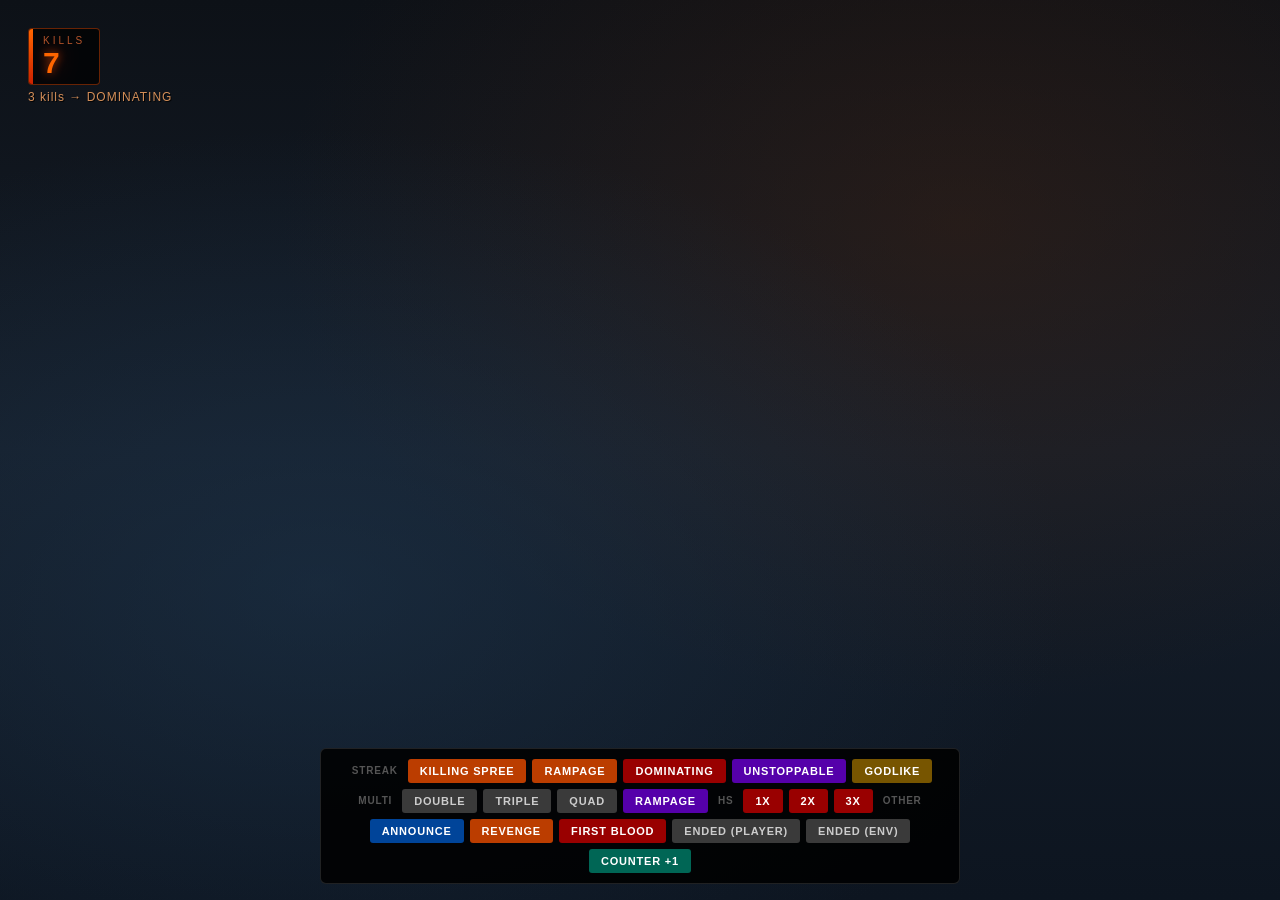
<file: PREVIEW.html>
<!DOCTYPE html>
<html lang="vi">
<head>
<meta charset="UTF-8">
<title>KillStreak UI Preview — NEW DESIGN</title>
<style>
* { margin: 0; padding: 0; box-sizing: border-box; }

body {
    background: #0d1117;
    width: 100vw;
    height: 100vh;
    overflow: hidden;
    font-family: 'Arial Black', Arial, sans-serif;
    user-select: none;
}

body::before {
    content: '';
    position: fixed;
    inset: 0;
    background:
        radial-gradient(ellipse at 25% 65%, rgba(30,55,80,0.5) 0%, transparent 55%),
        radial-gradient(ellipse at 75% 25%, rgba(70,35,15,0.4) 0%, transparent 50%),
        linear-gradient(180deg, #0d1117 0%, #151e2a 50%, #0d1520 100%);
    z-index: -1;
}

/* ── Control panel ── */
#controls {
    position: fixed;
    bottom: 16px;
    left: 50%;
    transform: translateX(-50%);
    display: flex;
    gap: 6px;
    flex-wrap: wrap;
    justify-content: center;
    z-index: 9999;
    background: rgba(0,0,0,0.88);
    padding: 10px 14px;
    border: 1px solid rgba(255,255,255,0.12);
    border-radius: 6px;
    max-width: 96vw;
}

.btn {
    display: block;
    padding: 6px 12px;
    font-size: 11px;
    font-weight: bold;
    font-family: Arial, sans-serif;
    letter-spacing: 0.8px;
    cursor: pointer;
    border: none;
    border-radius: 3px;
    text-transform: uppercase;
}
.btn:hover { opacity: 0.8; }
.btn-orange { background: #bb3d00; color: #fff; }
.btn-red    { background: #990000; color: #fff; }
.btn-purple { background: #5500aa; color: #fff; }
.btn-blue   { background: #004499; color: #fff; }
.btn-gray   { background: #3a3a3a; color: #ccc; }
.btn-gold   { background: #775500; color: #fff; }
.btn-teal   { background: #006655; color: #fff; }
.btn-label  { background: transparent; color: #555; cursor: default; font-size: 10px; padding: 6px 4px; }

/* ── Utility ── */
.hidden { display: none !important; }

@keyframes fadeOut {
    0%   { opacity: 1; }
    100% { opacity: 0; }
}

/* ============================================================
   1. KILL COUNTER — accent bar trái, layout sạch hơn
   ============================================================ */
#kill-counter {
    position: fixed;
    top: 28px;
    left: 28px;
    display: flex;
    align-items: stretch;
    background: rgba(0,0,0,0.72);
    border: 1px solid rgba(255,80,0,0.4);
    border-radius: 4px;
    overflow: hidden;
}

#kill-accent-bar {
    display: block;
    width: 4px;
    background: linear-gradient(180deg, #ff6600 0%, #cc2200 100%);
    flex-shrink: 0;
}

#kill-inner {
    display: block;
    padding: 6px 14px 6px 10px;
}

#kill-icon {
    display: block;
    font-size: 10px;
    font-family: Arial, sans-serif;
    font-weight: normal;
    letter-spacing: 3px;
    color: rgba(255,120,60,0.7);
    text-transform: uppercase;
    margin-bottom: 2px;
}

#kill-number {
    display: block;
    font-size: 30px;
    font-weight: 900;
    color: #ff6600;
    text-shadow: 0 0 10px rgba(255,80,0,0.7), 0 0 22px rgba(255,60,0,0.35);
    line-height: 1;
}

/* ── Streak Progress ── */
#streak-progress {
    position: fixed;
    top: 90px;
    left: 28px;
}

#progress-text {
    display: block;
    font-size: 12px;
    font-family: Arial, sans-serif;
    font-weight: normal;
    color: #ffaa66;
    text-shadow: 1px 1px 0 #000;
    letter-spacing: 1px;
    opacity: 0.82;
}

/* ============================================================
   2. STREAK MESSAGE — panel với border-color per streak
   ============================================================ */
#streak-message {
    position: fixed;
    top: 5%;
    left: 50%;
    transform: translateX(-50%);
    text-align: center;
    white-space: nowrap;
}

#streak-panel {
    display: block;
    padding: 14px 44px 16px;
    background: rgba(0,0,0,0.80);
    border-top: 2px solid currentColor;
    border-bottom: 2px solid currentColor;
}

#streak-name {
    display: block;
    font-size: 46px;
    font-weight: 900;
    letter-spacing: 7px;
    text-transform: uppercase;
    line-height: 1;
}

#streak-divider {
    display: block;
    height: 1px;
    background: currentColor;
    opacity: 0.3;
    margin: 9px auto;
    width: 55%;
}

#streak-kills {
    display: block;
    font-size: 14px;
    font-family: Arial, sans-serif;
    font-weight: bold;
    letter-spacing: 5px;
    color: rgba(255,255,255,0.65);
    text-transform: uppercase;
}

/* Per-streak: color cascades xuống panel via currentColor */
.sk-killingspree #streak-panel { color: #ffaa00; }
.sk-killingspree #streak-name {
    color: #ffaa00;
    text-shadow: 0 0 14px #ff8800, 0 0 36px rgba(255,120,0,0.45), 2px 2px 0 #000;
}
.sk-rampage #streak-panel { color: #ff6600; }
.sk-rampage #streak-name {
    color: #ff6600;
    text-shadow: 0 0 14px #ff4400, 0 0 38px rgba(220,50,0,0.5), 2px 2px 0 #000;
}
.sk-dominating #streak-panel { color: #ff3300; }
.sk-dominating #streak-name {
    color: #ff3300;
    text-shadow: 0 0 16px #ff1100, 0 0 42px rgba(200,0,0,0.55), 2px 2px 0 #000;
}
.sk-unstoppable #streak-panel { color: #cc44ff; }
.sk-unstoppable #streak-name {
    color: #cc44ff;
    text-shadow: 0 0 16px #aa00ff, 0 0 44px rgba(120,0,220,0.55), 2px 2px 0 #000;
}
.sk-godlike #streak-panel { color: #ffe040; }
.sk-godlike #streak-name {
    color: #ffffff;
    text-shadow:
        0 0 18px #ffee00,
        0 0 48px rgba(255,210,0,0.65),
        0 0 70px rgba(255,160,0,0.35),
        2px 2px 0 #000;
}

@keyframes streakSlideIn {
    0%   { opacity: 0; transform: translateX(-50%) translateY(-22px) scaleY(0.78); }
    10%  { opacity: 1; transform: translateX(-50%) translateY(3px)   scaleY(1.05); }
    18%  { transform: translateX(-50%) translateY(0) scaleY(1); }
    72%  { opacity: 1; }
    100% { opacity: 0; transform: translateX(-50%) translateY(0) scaleY(1); }
}
.streak-animate { animation: streakSlideIn 3.0s cubic-bezier(0.22,1,0.36,1) forwards; }

/* ============================================================
   3. MULTI-KILL — ribbon với colored border
   ============================================================ */
#multikill-badge {
    position: fixed;
    top: 10%;
    left: 50%;
    transform: translateX(-50%);
    text-align: center;
    white-space: nowrap;
}

#multikill-ribbon {
    display: block;
    padding: 10px 56px;
    background: rgba(0,0,0,0.82);
    position: relative;
}

/* top / bottom lines via pseudo */
#multikill-ribbon::before,
#multikill-ribbon::after {
    content: '';
    position: absolute;
    left: 0; right: 0;
    height: 2px;
}
#multikill-ribbon::before { top: 0; }
#multikill-ribbon::after  { bottom: 0; }

#multikill-name {
    display: block;
    font-weight: 900;
    letter-spacing: 6px;
    text-transform: uppercase;
}

.mk-double #multikill-ribbon { border-left: 3px solid #ffdd00; border-right: 3px solid #ffdd00; }
.mk-double #multikill-ribbon::before,
.mk-double #multikill-ribbon::after { background: #ffdd00; }
.mk-double #multikill-name {
    font-size: 36px;
    color: #ffdd00;
    text-shadow: 0 0 12px #ffaa00, 0 0 28px rgba(255,160,0,0.45), 2px 2px 0 #000;
}

.mk-triple #multikill-ribbon { border-left: 3px solid #ff8800; border-right: 3px solid #ff8800; }
.mk-triple #multikill-ribbon::before,
.mk-triple #multikill-ribbon::after { background: #ff8800; }
.mk-triple #multikill-name {
    font-size: 42px;
    color: #ff8800;
    text-shadow: 0 0 14px #ff6600, 0 0 34px rgba(255,100,0,0.5), 2px 2px 0 #000;
}

.mk-quad #multikill-ribbon { border-left: 3px solid #ff3300; border-right: 3px solid #ff3300; }
.mk-quad #multikill-ribbon::before,
.mk-quad #multikill-ribbon::after { background: #ff3300; }
.mk-quad #multikill-name {
    font-size: 48px;
    color: #ff3300;
    text-shadow: 0 0 16px #ff1100, 0 0 40px rgba(200,0,0,0.55), 2px 2px 0 #000;
}

.mk-rampage #multikill-ribbon { border-left: 3px solid #cc44ff; border-right: 3px solid #cc44ff; }
.mk-rampage #multikill-ribbon::before,
.mk-rampage #multikill-ribbon::after { background: #cc44ff; }
.mk-rampage #multikill-name {
    font-size: 54px;
    color: #cc44ff;
    text-shadow: 0 0 18px #aa00ff, 0 0 46px rgba(140,0,240,0.55), 2px 2px 0 #000;
}

@keyframes ribbonPop {
    0%   { transform: translateX(-50%) scaleX(0.15) scaleY(0.7); opacity: 0; }
    12%  { transform: translateX(-50%) scaleX(1.06) scaleY(1.04); opacity: 1; }
    22%  { transform: translateX(-50%) scaleX(1) scaleY(1); }
    75%  { opacity: 1; }
    100% { opacity: 0; transform: translateX(-50%) scaleX(1) scaleY(1); }
}
.multikill-animate { animation: ribbonPop 2.6s cubic-bezier(0.22,1,0.36,1) forwards; }

/* ============================================================
   4. HEADSHOT — gộp icon + text, slide từ phải
   ============================================================ */
#headshot-badge {
    position: fixed;
    top: 17%;
    left: 50%;
    transform: translateX(-50%);
    display: flex;
    gap: 12px;
    align-items: center;
    background: rgba(0,0,0,0.68);
    padding: 8px 20px 8px 14px;
    border-left: 3px solid #ff2222;
}

.headshot-icon-fallback {
    width: 46px;
    height: 46px;
    border-radius: 50%;
    background: rgba(180,0,0,0.22);
    border: 2px solid #ff2222;
    display: flex;
    align-items: center;
    justify-content: center;
    color: #ff5555;
    font-size: 18px;
    font-weight: 900;
    filter: drop-shadow(0 0 6px rgba(255,0,0,0.6));
    flex-shrink: 0;
}

#headshot-label { display: block; }

#headshot-name {
    display: block;
    font-size: 26px;
    font-weight: 900;
    color: #ffffff;
    text-shadow: 0 0 10px #ff4444, 0 0 24px rgba(200,0,0,0.45), 2px 2px 0 #000;
    letter-spacing: 3px;
    text-transform: uppercase;
}

#headshot-count {
    display: block;
    font-size: 12px;
    font-family: Arial, sans-serif;
    font-weight: bold;
    color: rgba(255,110,110,0.82);
    letter-spacing: 2px;
    margin-top: 3px;
}

@keyframes headshotSlide {
    0%   { transform: translateX(calc(-50% + 30px)); opacity: 0; }
    10%  { transform: translateX(-52%); opacity: 1; }
    16%  { transform: translateX(-50%); }
    75%  { opacity: 1; }
    100% { opacity: 0; transform: translateX(-50%); }
}
.headshot-animate { animation: headshotSlide 2.2s cubic-bezier(0.22,1,0.36,1) forwards; }

/* ============================================================
   5. STREAK ENDED — panel + border, lebih besar
   ============================================================ */
#streak-ended {
    position: fixed;
    top: 38%;
    left: 50%;
    transform: translateX(-50%);
    text-align: center;
    white-space: nowrap;
}

#ended-panel {
    display: block;
    padding: 12px 38px;
    background: rgba(0,0,0,0.76);
}

#ended-text {
    display: block;
    font-size: 30px;
    font-weight: 900;
    letter-spacing: 5px;
    text-transform: uppercase;
}

#ended-count {
    display: block;
    font-size: 15px;
    font-family: Arial, sans-serif;
    letter-spacing: 2px;
    margin-top: 4px;
    opacity: 0.82;
}

.ended-by-player #ended-panel { border-top: 2px solid #ff4444; border-bottom: 2px solid #ff4444; }
.ended-by-player #ended-text  { color: #ff4444; text-shadow: 0 0 12px rgba(200,0,0,0.6), 2px 2px 0 #000; }
.ended-by-player #ended-count { color: #ff8888; text-shadow: 1px 1px 0 #000; }

.ended-env #ended-panel { border-top: 2px solid #666; border-bottom: 2px solid #666; }
.ended-env #ended-text  { color: #aaaaaa; text-shadow: 1px 1px 0 #000; }
.ended-env #ended-count { color: #666; text-shadow: 1px 1px 0 #000; }

@keyframes endedFadeIn {
    0%   { opacity: 0; transform: translateX(-50%) scale(0.82); }
    12%  { opacity: 1; transform: translateX(-50%) scale(1.06); }
    22%  { transform: translateX(-50%) scale(1); }
    75%  { opacity: 1; }
    100% { opacity: 0; transform: translateX(-50%) scale(1); }
}
.ended-animate { animation: endedFadeIn 2.2s cubic-bezier(0.22,1,0.36,1) forwards; }

/* ============================================================
   6. SERVER ANNOUNCE — panel + separator + blue border
   ============================================================ */
#server-announce {
    position: fixed;
    top: 5%;
    left: 50%;
    transform: translateX(-50%);
    text-align: center;
    white-space: nowrap;
    background: rgba(0,0,0,0.80);
    border-top: 2px solid #0088ff;
    border-bottom: 2px solid #0088ff;
    padding: 12px 44px;
}

#announce-name {
    display: block;
    font-size: 20px;
    font-weight: 900;
    color: #66ccff;
    text-shadow: 0 0 10px #0088ff, 2px 2px 0 #000;
    letter-spacing: 4px;
    text-transform: uppercase;
}

#announce-separator {
    display: block;
    height: 1px;
    background: rgba(0,136,255,0.3);
    margin: 7px auto;
    width: 75%;
}

#announce-streak {
    display: block;
    font-size: 36px;
    font-weight: 900;
    color: #ffffff;
    text-shadow: 0 0 12px #0088ff, 0 0 30px rgba(0,80,200,0.45), 2px 2px 0 #000;
    letter-spacing: 4px;
    text-transform: uppercase;
}

#announce-kills {
    display: block;
    font-size: 13px;
    font-family: Arial, sans-serif;
    font-weight: bold;
    color: #99ddff;
    text-shadow: 1px 1px 0 #000;
    margin-top: 5px;
    letter-spacing: 3px;
}

@keyframes announcePop {
    0%   { transform: translateX(-50%) scale(0.72); opacity: 0; }
    10%  { transform: translateX(-50%) scale(1.04); opacity: 1; }
    20%  { transform: translateX(-50%) scale(1); }
    78%  { opacity: 1; }
    100% { opacity: 0; transform: translateX(-50%) scale(1); }
}
.announce-animate { animation: announcePop 3.5s cubic-bezier(0.22,1,0.36,1) forwards; }

/* ============================================================
   7. REVENGE — panel + orange border
   ============================================================ */
#revenge-badge {
    position: fixed;
    top: 8%;
    left: 50%;
    transform: translateX(-50%);
    text-align: center;
    white-space: nowrap;
    background: rgba(0,0,0,0.76);
    border-top: 2px solid #ff6600;
    border-bottom: 2px solid #ff6600;
    padding: 10px 48px;
}

#revenge-text {
    display: block;
    font-size: 50px;
    font-weight: 900;
    color: #ff6600;
    text-shadow: 0 0 14px #ff4400, 0 0 38px rgba(220,60,0,0.45), 2px 2px 0 #000;
    letter-spacing: 8px;
    text-transform: uppercase;
}

@keyframes revengePop {
    0%   { transform: translateX(-50%) scale(0.45); opacity: 0; }
    10%  { transform: translateX(-50%) scale(1.12); opacity: 1; }
    20%  { transform: translateX(-50%) scale(1); }
    75%  { opacity: 1; }
    100% { opacity: 0; transform: translateX(-50%) scale(1); }
}
.revenge-animate { animation: revengePop 2.6s cubic-bezier(0.22,1,0.36,1) forwards; }

/* ============================================================
   8. FIRST BLOOD — panel + red border
   ============================================================ */
#firstblood-badge {
    position: fixed;
    top: 8%;
    left: 50%;
    transform: translateX(-50%);
    text-align: center;
    white-space: nowrap;
    background: rgba(0,0,0,0.76);
    border-top: 2px solid #ff2222;
    border-bottom: 2px solid #ff2222;
    padding: 10px 48px;
}

#firstblood-text {
    display: block;
    font-size: 50px;
    font-weight: 900;
    color: #ff2222;
    text-shadow: 0 0 14px #ff0000, 0 0 40px rgba(180,0,0,0.55), 2px 2px 0 #000;
    letter-spacing: 6px;
    text-transform: uppercase;
}

@keyframes firstBloodPop {
    0%   { transform: translateX(-50%) scale(0.45); opacity: 0; }
    10%  { transform: translateX(-50%) scale(1.14); opacity: 1; }
    20%  { transform: translateX(-50%) scale(1); }
    75%  { opacity: 1; }
    100% { opacity: 0; transform: translateX(-50%) scale(1); }
}
.firstblood-animate { animation: firstBloodPop 2.6s cubic-bezier(0.22,1,0.36,1) forwards; }
</style>
</head>
<body>

<!-- Kill Counter -->
<div id="kill-counter">
    <div id="kill-accent-bar"></div>
    <div id="kill-inner">
        <div id="kill-icon">KILLS</div>
        <div id="kill-number">7</div>
    </div>
</div>
<div id="streak-progress">
    <div id="progress-text">3 kills → DOMINATING</div>
</div>

<!-- Streak Message -->
<div id="streak-message" class="hidden">
    <div id="streak-panel">
        <div id="streak-name">KILLING SPREE</div>
        <div id="streak-divider"></div>
        <div id="streak-kills">3 KILLS</div>
    </div>
</div>

<!-- Multi-Kill -->
<div id="multikill-badge" class="hidden mk-double">
    <div id="multikill-ribbon">
        <div id="multikill-name">DOUBLE KILL</div>
    </div>
</div>

<!-- Headshot (combined) -->
<div id="headshot-badge" class="hidden">
    <div class="headshot-icon-fallback">X</div>
    <div id="headshot-label">
        <div id="headshot-name">HEADSHOT</div>
        <div id="headshot-count">1x</div>
    </div>
</div>

<!-- Server Announce -->
<div id="server-announce" class="hidden">
    <div id="announce-name">Ghost</div>
    <div id="announce-separator"></div>
    <div id="announce-streak">IS DOMINATING!</div>
    <div id="announce-kills">10 KILLS</div>
</div>

<!-- Revenge -->
<div id="revenge-badge" class="hidden">
    <div id="revenge-text">REVENGE</div>
</div>

<!-- First Blood -->
<div id="firstblood-badge" class="hidden">
    <div id="firstblood-text">FIRST BLOOD</div>
</div>

<!-- Streak Ended -->
<div id="streak-ended" class="hidden">
    <div id="ended-panel">
        <div id="ended-text">STREAK ENDED</div>
        <div id="ended-count">by Sniper420 (7 kills)</div>
    </div>
</div>

<!-- Controls -->
<div id="controls">
    <span class="btn btn-label">STREAK</span>
    <button class="btn btn-orange" onclick="demoStreak('KILLING SPREE',3,'sk-killingspree')">Killing Spree</button>
    <button class="btn btn-orange" onclick="demoStreak('RAMPAGE',5,'sk-rampage')">Rampage</button>
    <button class="btn btn-red"    onclick="demoStreak('DOMINATING',7,'sk-dominating')">Dominating</button>
    <button class="btn btn-purple" onclick="demoStreak('UNSTOPPABLE',10,'sk-unstoppable')">Unstoppable</button>
    <button class="btn btn-gold"   onclick="demoStreak('GODLIKE',15,'sk-godlike')">Godlike</button>
    <span class="btn btn-label">MULTI</span>
    <button class="btn btn-gray"   onclick="demoMulti('DOUBLE KILL','mk-double')">Double</button>
    <button class="btn btn-gray"   onclick="demoMulti('TRIPLE KILL','mk-triple')">Triple</button>
    <button class="btn btn-gray"   onclick="demoMulti('QUAD KILL','mk-quad')">Quad</button>
    <button class="btn btn-purple" onclick="demoMulti('RAMPAGE','mk-rampage')">Rampage</button>
    <span class="btn btn-label">HS</span>
    <button class="btn btn-red"    onclick="demoHeadshot('HEADSHOT',1)">1x</button>
    <button class="btn btn-red"    onclick="demoHeadshot('DOUBLE HEADSHOT',2)">2x</button>
    <button class="btn btn-red"    onclick="demoHeadshot('TRIPLE HEADSHOT',3)">3x</button>
    <span class="btn btn-label">OTHER</span>
    <button class="btn btn-blue"   onclick="demoAnnounce('Ghost','DOMINATING',10)">Announce</button>
    <button class="btn btn-orange" onclick="demoRevenge()">Revenge</button>
    <button class="btn btn-red"    onclick="demoFirstBlood()">First Blood</button>
    <button class="btn btn-gray"   onclick="demoEnded(7,'Sniper420')">Ended (player)</button>
    <button class="btn btn-gray"   onclick="demoEnded(5,'')">Ended (env)</button>
    <button class="btn btn-teal"   onclick="cycleKillCounter()">Counter +1</button>
</div>

<script>
var _timers = {};

function clearAnimate(el, key) {
    el.classList.remove(
        'streak-animate','multikill-animate','headshot-animate',
        'ended-animate','announce-animate','revenge-animate','firstblood-animate'
    );
    if (_timers[key]) clearTimeout(_timers[key]);
}

function show(el) { el.classList.remove('hidden'); }
function hide(el) { el.classList.add('hidden'); }

function demoStreak(name, kills, cls) {
    var el = document.getElementById('streak-message');
    clearAnimate(el, 'streak');
    el.className = cls;
    show(el);
    document.getElementById('streak-name').textContent  = name;
    document.getElementById('streak-kills').textContent = kills + ' KILLS';
    void el.offsetHeight;
    el.classList.add('streak-animate');
    _timers.streak = setTimeout(function() { hide(el); }, 3100);
}

function demoMulti(name, cls) {
    var el = document.getElementById('multikill-badge');
    clearAnimate(el, 'multi');
    el.className = cls;
    show(el);
    document.getElementById('multikill-name').textContent = name;
    void el.offsetHeight;
    el.classList.add('multikill-animate');
    _timers.multi = setTimeout(function() { hide(el); }, 2700);
}

function demoHeadshot(name, count) {
    var el = document.getElementById('headshot-badge');
    clearAnimate(el, 'headshot');
    show(el);
    document.getElementById('headshot-name').textContent  = name;
    document.getElementById('headshot-count').textContent = count + 'x';
    void el.offsetHeight;
    el.classList.add('headshot-animate');
    _timers.headshot = setTimeout(function() { hide(el); }, 2300);
}

function demoAnnounce(killer, streak, kills) {
    var el = document.getElementById('server-announce');
    clearAnimate(el, 'announce');
    show(el);
    document.getElementById('announce-name').textContent   = killer;
    document.getElementById('announce-streak').textContent = 'IS ' + streak + '!';
    document.getElementById('announce-kills').textContent  = kills + ' KILLS';
    void el.offsetHeight;
    el.classList.add('announce-animate');
    _timers.announce = setTimeout(function() { hide(el); }, 3600);
}

function demoRevenge() {
    var el = document.getElementById('revenge-badge');
    clearAnimate(el, 'revenge');
    show(el);
    void el.offsetHeight;
    el.classList.add('revenge-animate');
    _timers.revenge = setTimeout(function() { hide(el); }, 2700);
}

function demoFirstBlood() {
    var el = document.getElementById('firstblood-badge');
    clearAnimate(el, 'firstblood');
    show(el);
    void el.offsetHeight;
    el.classList.add('firstblood-animate');
    _timers.firstblood = setTimeout(function() { hide(el); }, 2700);
}

function demoEnded(kills, killer) {
    var el = document.getElementById('streak-ended');
    clearAnimate(el, 'ended');
    el.className = killer ? 'ended-by-player' : 'ended-env';
    show(el);
    document.getElementById('ended-text').textContent = 'STREAK ENDED';
    if (killer) {
        document.getElementById('ended-count').textContent = 'by ' + killer + ' (' + kills + ' kills)';
    } else {
        document.getElementById('ended-count').textContent = kills + ' kill streak';
    }
    void el.offsetHeight;
    el.classList.add('ended-animate');
    _timers.ended = setTimeout(function() { hide(el); }, 2300);
}

var _kills = 7;
function cycleKillCounter() {
    _kills = (_kills >= 15) ? 1 : _kills + 1;
    document.getElementById('kill-number').textContent = _kills;
    var nextName = '', remaining = 0;
    if      (_kills < 3)  { remaining = 3  - _kills; nextName = 'KILLING SPREE'; }
    else if (_kills < 5)  { remaining = 5  - _kills; nextName = 'RAMPAGE';        }
    else if (_kills < 7)  { remaining = 7  - _kills; nextName = 'DOMINATING';     }
    else if (_kills < 10) { remaining = 10 - _kills; nextName = 'UNSTOPPABLE';    }
    else if (_kills < 15) { remaining = 15 - _kills; nextName = 'GODLIKE';        }
    var sp = document.getElementById('streak-progress');
    if (nextName) {
        document.getElementById('progress-text').textContent =
            remaining + ' kill' + (remaining > 1 ? 's' : '') + ' → ' + nextName;
        sp.classList.remove('hidden');
    } else {
        sp.classList.add('hidden');
    }
}
</script>
</body>
</html>
</file>
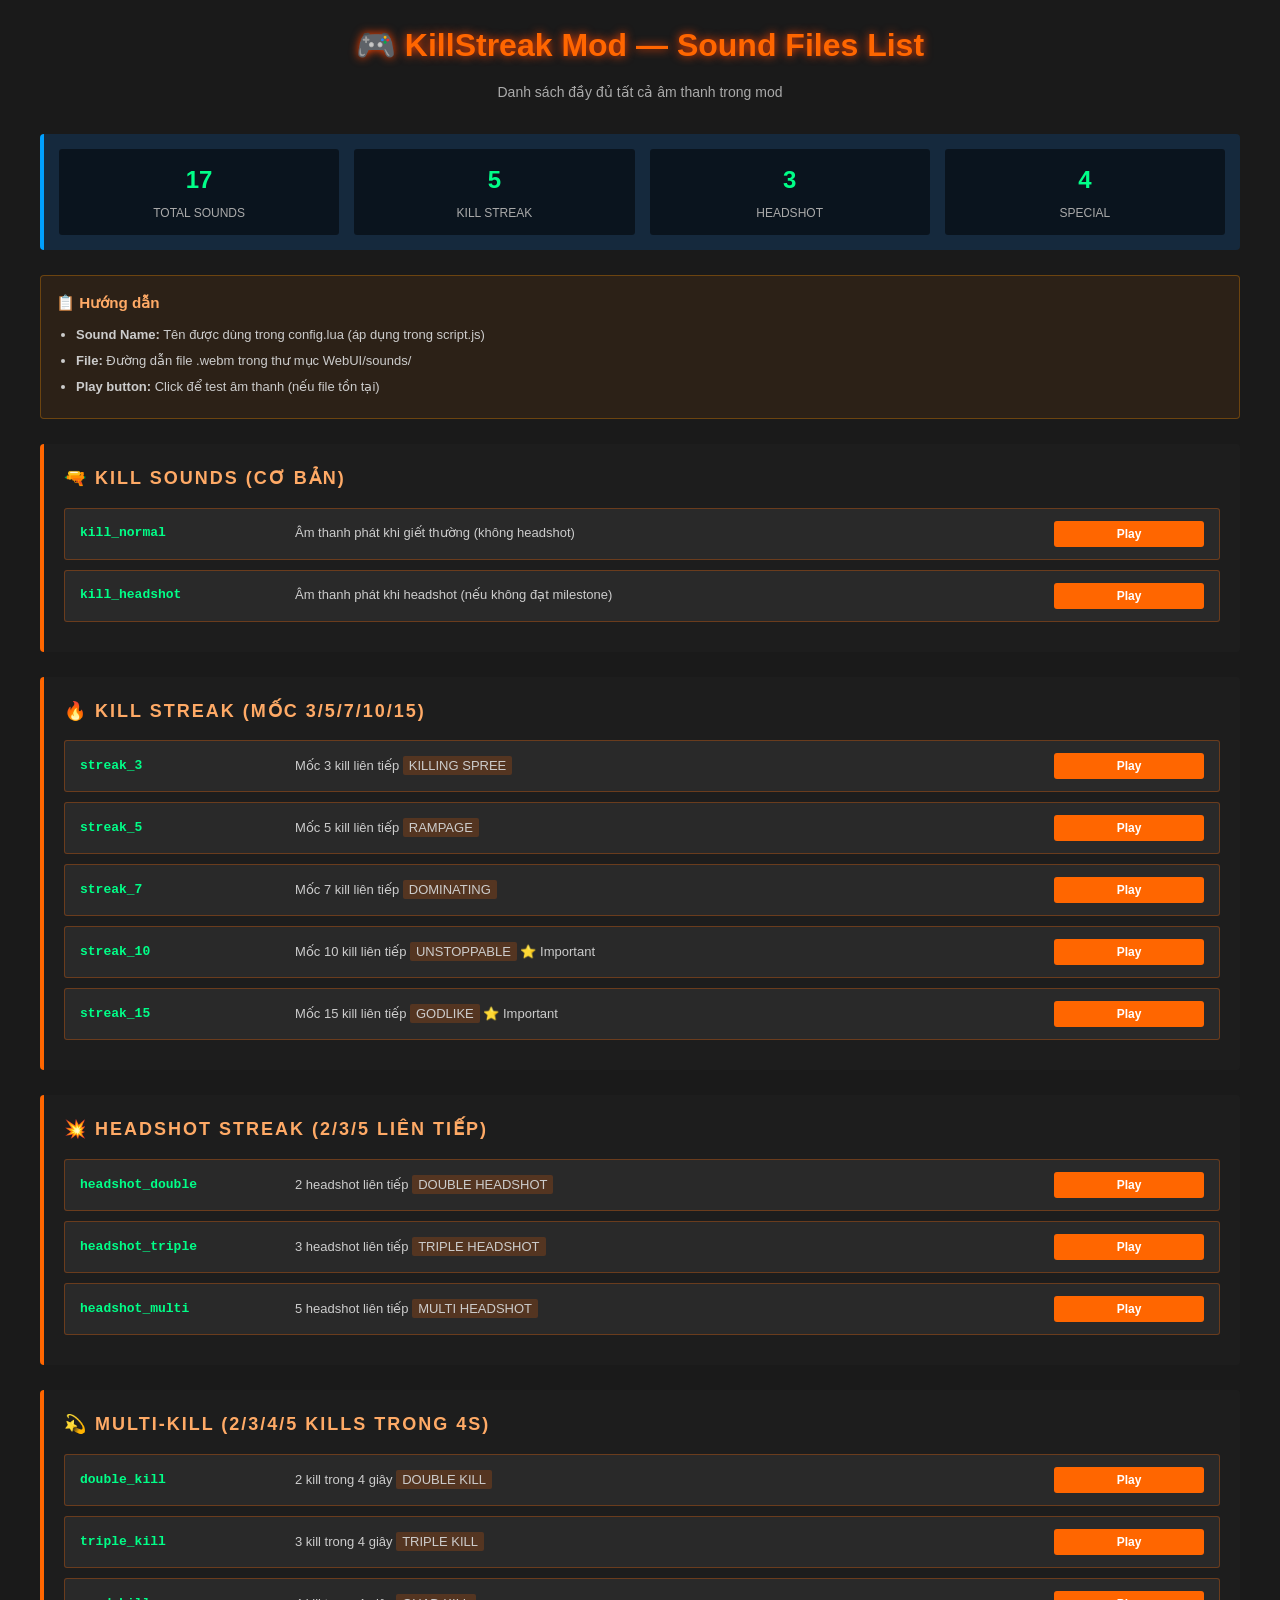
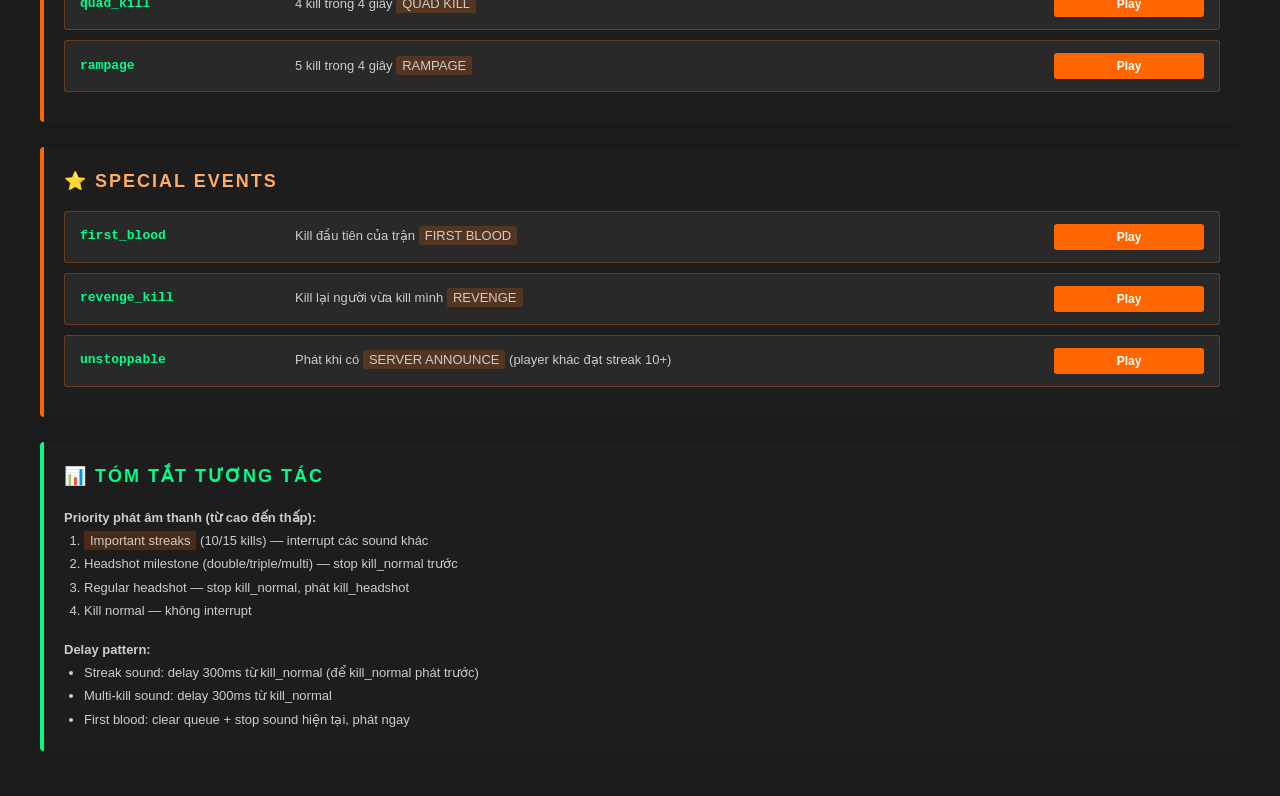
<file: SOUNDS_LIST.html>
<!DOCTYPE html>
<html lang="vi">
<head>
    <meta charset="UTF-8">
    <meta name="viewport" content="width=device-width, initial-scale=1.0">
    <title>KillStreak Sounds List</title>
    <style>
        * { margin: 0; padding: 0; box-sizing: border-box; }

        body {
            background: #1a1a1a;
            color: #fff;
            font-family: 'Segoe UI', Tahoma, sans-serif;
            padding: 20px;
            line-height: 1.6;
        }

        .container {
            max-width: 1200px;
            margin: 0 auto;
        }

        h1 {
            text-align: center;
            margin-bottom: 10px;
            color: #ff6600;
            text-shadow: 0 0 10px #ff4400;
        }

        .subtitle {
            text-align: center;
            color: #aaa;
            margin-bottom: 30px;
            font-size: 14px;
        }

        .category {
            background: rgba(30, 30, 30, 0.8);
            border-left: 4px solid #ff6600;
            padding: 20px;
            margin-bottom: 25px;
            border-radius: 4px;
        }

        .category h2 {
            color: #ffaa66;
            margin-bottom: 15px;
            font-size: 18px;
            text-transform: uppercase;
            letter-spacing: 2px;
        }

        .sound-item {
            background: rgba(50, 50, 50, 0.6);
            border: 1px solid rgba(255, 102, 0, 0.3);
            padding: 12px 15px;
            margin-bottom: 10px;
            border-radius: 3px;
            display: grid;
            grid-template-columns: 200px 1fr 150px;
            gap: 15px;
            align-items: center;
        }

        .sound-name {
            font-weight: bold;
            color: #00ff88;
            font-family: 'Courier New', monospace;
            font-size: 13px;
        }

        .sound-description {
            color: #ccc;
            font-size: 13px;
        }

        .sound-file {
            color: #666;
            font-size: 11px;
            font-family: monospace;
            text-align: right;
        }

        .play-btn {
            background: #ff6600;
            border: none;
            color: white;
            padding: 6px 12px;
            border-radius: 3px;
            cursor: pointer;
            font-size: 12px;
            font-weight: bold;
            grid-column: 3;
            text-align: center;
        }

        .play-btn:hover {
            background: #ff8800;
        }

        .stats {
            background: rgba(0, 100, 200, 0.2);
            border-left: 4px solid #00a0ff;
            padding: 15px;
            margin-bottom: 25px;
            border-radius: 4px;
        }

        .stats-grid {
            display: grid;
            grid-template-columns: repeat(auto-fit, minmax(200px, 1fr));
            gap: 15px;
        }

        .stat-item {
            background: rgba(0, 0, 0, 0.5);
            padding: 12px;
            border-radius: 3px;
            text-align: center;
        }

        .stat-number {
            font-size: 24px;
            color: #00ff88;
            font-weight: bold;
        }

        .stat-label {
            color: #aaa;
            font-size: 12px;
            margin-top: 5px;
            text-transform: uppercase;
        }

        .legend {
            background: rgba(200, 100, 0, 0.1);
            border: 1px solid rgba(255, 150, 0, 0.3);
            padding: 15px;
            margin-bottom: 25px;
            border-radius: 4px;
            font-size: 13px;
        }

        .legend h3 {
            color: #ffaa66;
            margin-bottom: 10px;
        }

        .legend ul {
            margin-left: 20px;
        }

        .legend li {
            margin-bottom: 5px;
            color: #ccc;
        }

        .highlight {
            background: rgba(255, 102, 0, 0.2);
            padding: 2px 6px;
            border-radius: 2px;
        }

        @media (max-width: 768px) {
            .sound-item {
                grid-template-columns: 1fr;
            }
            .sound-file, .play-btn {
                grid-column: 1;
            }
        }
    </style>
</head>
<body>
    <div class="container">
        <h1>🎮 KillStreak Mod — Sound Files List</h1>
        <p class="subtitle">Danh sách đầy đủ tất cả âm thanh trong mod</p>

        <!-- Stats -->
        <div class="stats">
            <div class="stats-grid">
                <div class="stat-item">
                    <div class="stat-number">17</div>
                    <div class="stat-label">Total Sounds</div>
                </div>
                <div class="stat-item">
                    <div class="stat-number">5</div>
                    <div class="stat-label">Kill Streak</div>
                </div>
                <div class="stat-item">
                    <div class="stat-number">3</div>
                    <div class="stat-label">Headshot</div>
                </div>
                <div class="stat-item">
                    <div class="stat-number">4</div>
                    <div class="stat-label">Special</div>
                </div>
            </div>
        </div>

        <!-- Legend -->
        <div class="legend">
            <h3>📋 Hướng dẫn</h3>
            <ul>
                <li><strong>Sound Name:</strong> Tên được dùng trong config.lua (áp dụng trong script.js)</li>
                <li><strong>File:</strong> Đường dẫn file .webm trong thư mục WebUI/sounds/</li>
                <li><strong>Play button:</strong> Click để test âm thanh (nếu file tồn tại)</li>
            </ul>
        </div>

        <!-- Kill Sounds -->
        <div class="category">
            <h2>🔫 Kill Sounds (cơ bản)</h2>
            <div class="sound-item">
                <div class="sound-name">kill_normal</div>
                <div class="sound-description">Âm thanh phát khi giết thường (không headshot)</div>
                <button class="play-btn" onclick="playSound('kill_normal')">Play</button>
            </div>
            <div class="sound-item">
                <div class="sound-name">kill_headshot</div>
                <div class="sound-description">Âm thanh phát khi headshot (nếu không đạt milestone)</div>
                <button class="play-btn" onclick="playSound('kill_headshot')">Play</button>
            </div>
        </div>

        <!-- Kill Streak -->
        <div class="category">
            <h2>🔥 Kill Streak (mốc 3/5/7/10/15)</h2>
            <div class="sound-item">
                <div class="sound-name">streak_3</div>
                <div class="sound-description">Mốc 3 kill liên tiếp <span class="highlight">KILLING SPREE</span></div>
                <button class="play-btn" onclick="playSound('streak_3')">Play</button>
            </div>
            <div class="sound-item">
                <div class="sound-name">streak_5</div>
                <div class="sound-description">Mốc 5 kill liên tiếp <span class="highlight">RAMPAGE</span></div>
                <button class="play-btn" onclick="playSound('streak_5')">Play</button>
            </div>
            <div class="sound-item">
                <div class="sound-name">streak_7</div>
                <div class="sound-description">Mốc 7 kill liên tiếp <span class="highlight">DOMINATING</span></div>
                <button class="play-btn" onclick="playSound('streak_7')">Play</button>
            </div>
            <div class="sound-item">
                <div class="sound-name">streak_10</div>
                <div class="sound-description">Mốc 10 kill liên tiếp <span class="highlight">UNSTOPPABLE</span> ⭐ Important</div>
                <button class="play-btn" onclick="playSound('streak_10')">Play</button>
            </div>
            <div class="sound-item">
                <div class="sound-name">streak_15</div>
                <div class="sound-description">Mốc 15 kill liên tiếp <span class="highlight">GODLIKE</span> ⭐ Important</div>
                <button class="play-btn" onclick="playSound('streak_15')">Play</button>
            </div>
        </div>

        <!-- Headshot Streak -->
        <div class="category">
            <h2>💥 Headshot Streak (2/3/5 liên tiếp)</h2>
            <div class="sound-item">
                <div class="sound-name">headshot_double</div>
                <div class="sound-description">2 headshot liên tiếp <span class="highlight">DOUBLE HEADSHOT</span></div>
                <button class="play-btn" onclick="playSound('headshot_double')">Play</button>
            </div>
            <div class="sound-item">
                <div class="sound-name">headshot_triple</div>
                <div class="sound-description">3 headshot liên tiếp <span class="highlight">TRIPLE HEADSHOT</span></div>
                <button class="play-btn" onclick="playSound('headshot_triple')">Play</button>
            </div>
            <div class="sound-item">
                <div class="sound-name">headshot_multi</div>
                <div class="sound-description">5 headshot liên tiếp <span class="highlight">MULTI HEADSHOT</span></div>
                <button class="play-btn" onclick="playSound('headshot_multi')">Play</button>
            </div>
        </div>

        <!-- Multi-Kill -->
        <div class="category">
            <h2>💫 Multi-Kill (2/3/4/5 kills trong 4s)</h2>
            <div class="sound-item">
                <div class="sound-name">double_kill</div>
                <div class="sound-description">2 kill trong 4 giây <span class="highlight">DOUBLE KILL</span></div>
                <button class="play-btn" onclick="playSound('double_kill')">Play</button>
            </div>
            <div class="sound-item">
                <div class="sound-name">triple_kill</div>
                <div class="sound-description">3 kill trong 4 giây <span class="highlight">TRIPLE KILL</span></div>
                <button class="play-btn" onclick="playSound('triple_kill')">Play</button>
            </div>
            <div class="sound-item">
                <div class="sound-name">quad_kill</div>
                <div class="sound-description">4 kill trong 4 giây <span class="highlight">QUAD KILL</span></div>
                <button class="play-btn" onclick="playSound('quad_kill')">Play</button>
            </div>
            <div class="sound-item">
                <div class="sound-name">rampage</div>
                <div class="sound-description">5 kill trong 4 giây <span class="highlight">RAMPAGE</span></div>
                <button class="play-btn" onclick="playSound('rampage')">Play</button>
            </div>
        </div>

        <!-- Special Sounds -->
        <div class="category">
            <h2>⭐ Special Events</h2>
            <div class="sound-item">
                <div class="sound-name">first_blood</div>
                <div class="sound-description">Kill đầu tiên của trận <span class="highlight">FIRST BLOOD</span></div>
                <button class="play-btn" onclick="playSound('first_blood')">Play</button>
            </div>
            <div class="sound-item">
                <div class="sound-name">revenge_kill</div>
                <div class="sound-description">Kill lại người vừa kill mình <span class="highlight">REVENGE</span></div>
                <button class="play-btn" onclick="playSound('revenge_kill')">Play</button>
            </div>
            <div class="sound-item">
                <div class="sound-name">unstoppable</div>
                <div class="sound-description">Phát khi có <span class="highlight">SERVER ANNOUNCE</span> (player khác đạt streak 10+)</div>
                <button class="play-btn" onclick="playSound('unstoppable')">Play</button>
            </div>
        </div>

        <!-- Summary -->
        <div class="category" style="border-left-color: #00ff88;">
            <h2 style="color: #00ff88;">📊 Tóm tắt tương tác</h2>
            <div style="color: #ccc; font-size: 13px; line-height: 1.8;">
                <p><strong>Priority phát âm thanh (từ cao đến thấp):</strong></p>
                <ol style="margin-left: 20px;">
                    <li><span class="highlight">Important streaks</span> (10/15 kills) — interrupt các sound khác</li>
                    <li>Headshot milestone (double/triple/multi) — stop kill_normal trước</li>
                    <li>Regular headshot — stop kill_normal, phát kill_headshot</li>
                    <li>Kill normal — không interrupt</li>
                </ol>
                <p style="margin-top: 15px;"><strong>Delay pattern:</strong></p>
                <ul style="margin-left: 20px;">
                    <li>Streak sound: delay 300ms từ kill_normal (để kill_normal phát trước)</li>
                    <li>Multi-kill sound: delay 300ms từ kill_normal</li>
                    <li>First blood: clear queue + stop sound hiện tại, phát ngay</li>
                </ul>
            </div>
        </div>
    </div>

    <!-- Audio Elements (hidden) -->
    <audio id="snd-kill_normal" preload="auto" style="display:none;">
        <source src="WebUI/sounds/kill_normal.webm" type="audio/webm">
    </audio>
    <audio id="snd-kill_headshot" preload="auto" style="display:none;">
        <source src="WebUI/sounds/kill_headshot.webm" type="audio/webm">
    </audio>
    <audio id="snd-headshot_double" preload="auto" style="display:none;">
        <source src="WebUI/sounds/headshot_double.webm" type="audio/webm">
    </audio>
    <audio id="snd-headshot_triple" preload="auto" style="display:none;">
        <source src="WebUI/sounds/headshot_triple.webm" type="audio/webm">
    </audio>
    <audio id="snd-headshot_multi" preload="auto" style="display:none;">
        <source src="WebUI/sounds/headshot_multi.webm" type="audio/webm">
    </audio>
    <audio id="snd-streak_3" preload="auto" style="display:none;">
        <source src="WebUI/sounds/streak_3.webm" type="audio/webm">
    </audio>
    <audio id="snd-streak_5" preload="auto" style="display:none;">
        <source src="WebUI/sounds/streak_5.webm" type="audio/webm">
    </audio>
    <audio id="snd-streak_7" preload="auto" style="display:none;">
        <source src="WebUI/sounds/streak_7.webm" type="audio/webm">
    </audio>
    <audio id="snd-streak_10" preload="auto" style="display:none;">
        <source src="WebUI/sounds/streak_10.webm" type="audio/webm">
    </audio>
    <audio id="snd-streak_15" preload="auto" style="display:none;">
        <source src="WebUI/sounds/streak_15.webm" type="audio/webm">
    </audio>
    <audio id="snd-first_blood" preload="auto" style="display:none;">
        <source src="WebUI/sounds/first_blood.webm" type="audio/webm">
    </audio>
    <audio id="snd-revenge_kill" preload="auto" style="display:none;">
        <source src="WebUI/sounds/revenge_kill.webm" type="audio/webm">
    </audio>
    <audio id="snd-double_kill" preload="auto" style="display:none;">
        <source src="WebUI/sounds/double_kill.webm" type="audio/webm">
    </audio>
    <audio id="snd-triple_kill" preload="auto" style="display:none;">
        <source src="WebUI/sounds/triple_kill.webm" type="audio/webm">
    </audio>
    <audio id="snd-quad_kill" preload="auto" style="display:none;">
        <source src="WebUI/sounds/quad_kill.webm" type="audio/webm">
    </audio>
    <audio id="snd-rampage" preload="auto" style="display:none;">
        <source src="WebUI/sounds/rampage.webm" type="audio/webm">
    </audio>
    <audio id="snd-unstoppable" preload="auto" style="display:none;">
        <source src="WebUI/sounds/unstoppable.webm" type="audio/webm">
    </audio>

    <script>
        function playSound(soundName) {
            const audio = document.getElementById('snd-' + soundName);
            if (audio) {
                audio.currentTime = 0;
                audio.play().catch(e => {
                    console.log('Cannot play sound:', soundName, e.message);
                    alert('⚠️ Không thể phát âm thanh: ' + soundName + '\n\nKiểm tra:\n1. File có tồn tại?\n2. Browser cho phép autoplay?');
                });
            } else {
                alert('❌ Sound không tìm thấy: snd-' + soundName);
            }
        }
    </script>
</body>
</html>
</file>
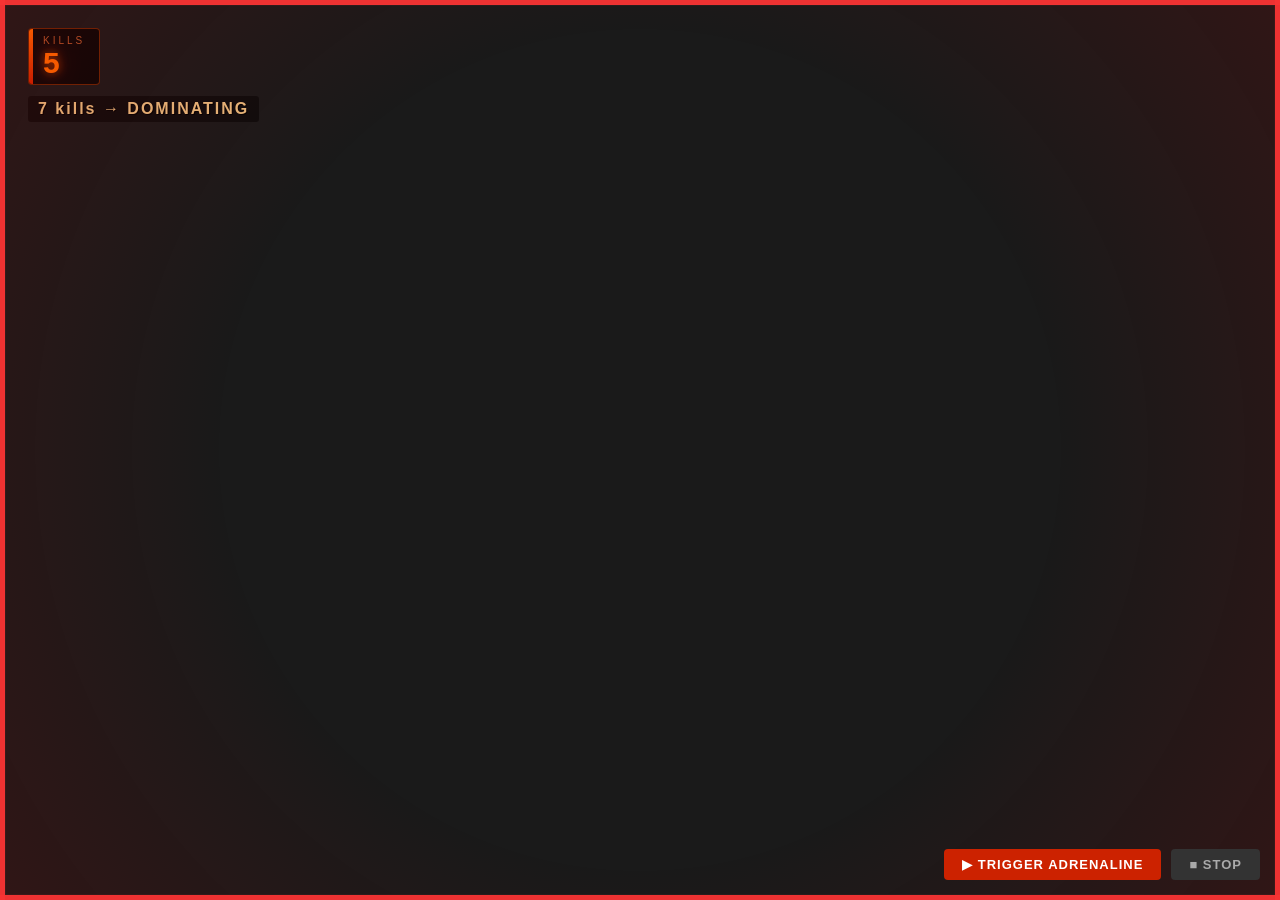
<file: WebUI/preview.html>
<!DOCTYPE html>
<html lang="vi">
<head>
    <meta charset="UTF-8">
    <title>Preview — Adrenaline Mode</title>
    <link rel="stylesheet" href="style.css">
    <style>
        body { background: #1a1a1a; }
        #preview-controls {
            position: fixed;
            bottom: 20px;
            right: 20px;
            display: flex;
            gap: 10px;
            z-index: 9999;
            pointer-events: all;
        }
        #preview-controls button {
            padding: 8px 18px;
            font-family: Arial, sans-serif;
            font-size: 13px;
            font-weight: bold;
            border: none;
            border-radius: 4px;
            cursor: pointer;
            letter-spacing: 1px;
        }
        #btn-trigger  { background: #cc2200; color: #fff; }
        #btn-stop     { background: #333; color: #aaa; }
        #btn-trigger:hover { background: #ff3300; }
        #btn-stop:hover    { background: #555; }
    </style>
</head>
<body>

    <!-- Fake game HUD background hint -->
    <div id="kill-counter">
        <div id="kill-accent-bar"></div>
        <div id="kill-inner">
            <div id="kill-icon">KILLS</div>
            <div id="kill-number">5</div>
        </div>
    </div>
    <div id="streak-progress">
        <div id="progress-text">7 kills → DOMINATING</div>
    </div>

    <!-- Adrenaline overlay -->
    <canvas id="adrenaline-overlay"></canvas>

    <!-- Controls -->
    <div id="preview-controls">
        <button id="btn-trigger" onclick="showAdrenaline(10000)">▶ TRIGGER ADRENALINE</button>
        <button id="btn-stop"    onclick="hideAdrenaline()">■ STOP</button>
    </div>

    <script src="script.js"></script>
    <script>
        // Auto-trigger khi mở trang
        setTimeout(function() { showAdrenaline(10000); }, 300);
    </script>
</body>
</html>
</file>
<file: WebUI/style.css>
/* Reset */
* { margin: 0; padding: 0; box-sizing: border-box; }

/* Ẩn video elements dùng để phát âm thanh — Gameface không hỗ trợ <audio> */
video { position: absolute; width: 0; height: 0; pointer-events: none; }

body {
    background: transparent;
    width: 100vw;
    height: 100vh;
    overflow: hidden;
    font-family: 'Arial Black', Arial, sans-serif;
    pointer-events: none;
    user-select: none;
}

/* Utility */
.hidden { display: none !important; }

@keyframes fadeOut {
    0%   { opacity: 1; }
    100% { opacity: 0; }
}

/* ============================================================
   1. KILL COUNTER — accent bar trái
   ============================================================ */
#kill-counter {
    position: fixed;
    top: 28px;
    left: 28px;
    display: flex;
    align-items: stretch;
    background: rgba(0,0,0,0.72);
    border: 1px solid rgba(255,80,0,0.4);
    border-radius: 4px;
    overflow: hidden;
}

#kill-accent-bar {
    display: block;
    width: 4px;
    background: linear-gradient(180deg, #ff6600 0%, #cc2200 100%);
    flex-shrink: 0;
}

#kill-inner {
    display: block;
    padding: 6px 14px 6px 10px;
}

#kill-icon {
    display: block;
    font-size: 10px;
    font-family: Arial, sans-serif;
    font-weight: normal;
    letter-spacing: 3px;
    color: rgba(255,120,60,0.7);
    text-transform: uppercase;
    margin-bottom: 2px;
}

#kill-number {
    display: block;
    font-size: 30px;
    font-weight: 900;
    color: #ff6600;
    text-shadow: 0 0 10px rgba(255,80,0,0.7), 0 0 22px rgba(255,60,0,0.35);
    line-height: 1;
}

/* Streak Progress */
#streak-progress {
    position: fixed;
    top: 96px;
    left: 28px;
    padding: 4px 10px;
    background: rgba(0,0,0,0.5);
    border-radius: 3px;
}

#progress-text {
    display: block;
    font-size: 16px;
    font-family: Arial, sans-serif;
    font-weight: bold;
    color: #ffcc88;
    text-shadow: 1px 1px 0 #000;
    letter-spacing: 2px;
    opacity: 0.9;
}

/* ============================================================
   2. STREAK MESSAGE — panel với border-color per streak
   ============================================================ */
#streak-message {
    position: fixed;
    top: 5%;
    left: 50%;
    transform: translateX(-50%);
    text-align: center;
    white-space: nowrap;
    animation: streakSlideIn 3.0s cubic-bezier(0.22,1,0.36,1) forwards;
}

#streak-panel {
    display: block;
    padding: 14px 44px 16px;
    background: rgba(0,0,0,0.80);
    border-top: 2px solid currentColor;
    border-bottom: 2px solid currentColor;
}

#streak-name {
    display: block;
    font-size: 46px;
    font-weight: 900;
    letter-spacing: 7px;
    text-transform: uppercase;
    line-height: 1;
}

#streak-divider {
    display: block;
    height: 1px;
    background: currentColor;
    opacity: 0.3;
    margin: 9px auto;
    width: 55%;
}

#streak-kills {
    display: block;
    font-size: 14px;
    font-family: Arial, sans-serif;
    font-weight: bold;
    letter-spacing: 5px;
    color: rgba(255,255,255,0.65);
    text-transform: uppercase;
}

/* Per-streak colors — cascade qua currentColor xuống #streak-panel */
.sk-killingspree #streak-panel { color: #ffaa00; }
.sk-killingspree #streak-name {
    color: #ffaa00;
    text-shadow: 0 0 14px #ff8800, 0 0 36px rgba(255,120,0,0.45), 2px 2px 0 #000;
}
.sk-rampage #streak-panel { color: #ff6600; }
.sk-rampage #streak-name {
    color: #ff6600;
    text-shadow: 0 0 14px #ff4400, 0 0 38px rgba(220,50,0,0.5), 2px 2px 0 #000;
}
.sk-dominating #streak-panel { color: #ff3300; }
.sk-dominating #streak-name {
    color: #ff3300;
    text-shadow: 0 0 16px #ff1100, 0 0 42px rgba(200,0,0,0.55), 2px 2px 0 #000;
}
.sk-unstoppable #streak-panel { color: #cc44ff; }
.sk-unstoppable #streak-name {
    color: #cc44ff;
    text-shadow: 0 0 16px #aa00ff, 0 0 44px rgba(120,0,220,0.55), 2px 2px 0 #000;
}
.sk-godlike #streak-panel { color: #ffe040; }
.sk-godlike #streak-name {
    color: #ffffff;
    text-shadow:
        0 0 18px #ffee00,
        0 0 48px rgba(255,210,0,0.65),
        0 0 70px rgba(255,160,0,0.35),
        2px 2px 0 #000;
}

@keyframes streakSlideIn {
    0%   { opacity: 0; transform: translateX(-50%) translateY(-22px) scaleY(0.78); }
    10%  { opacity: 1; transform: translateX(-50%) translateY(3px)   scaleY(1.05); }
    18%  { transform: translateX(-50%) translateY(0) scaleY(1); }
    72%  { opacity: 1; }
    100% { opacity: 0; transform: translateX(-50%) translateY(0) scaleY(1); }
}

/* ============================================================
   3. MULTI-KILL — ribbon với colored border
   ============================================================ */
#multikill-badge {
    position: fixed;
    top: 10%;
    left: 50%;
    transform: translateX(-50%);
    text-align: center;
    white-space: nowrap;
    animation: ribbonPop 2.6s cubic-bezier(0.22,1,0.36,1) forwards;
}

#multikill-ribbon {
    display: block;
    padding: 10px 56px;
    background: rgba(0,0,0,0.82);
    position: relative;
}

#multikill-ribbon::before,
#multikill-ribbon::after {
    content: '';
    position: absolute;
    left: 0; right: 0;
    height: 2px;
}
#multikill-ribbon::before { top: 0; }
#multikill-ribbon::after  { bottom: 0; }

#multikill-name {
    display: block;
    font-weight: 900;
    letter-spacing: 6px;
    text-transform: uppercase;
}

.mk-double #multikill-ribbon { border-left: 3px solid #ffdd00; border-right: 3px solid #ffdd00; }
.mk-double #multikill-ribbon::before,
.mk-double #multikill-ribbon::after { background: #ffdd00; }
.mk-double #multikill-name {
    font-size: 36px;
    color: #ffdd00;
    text-shadow: 0 0 12px #ffaa00, 0 0 28px rgba(255,160,0,0.45), 2px 2px 0 #000;
}

.mk-triple #multikill-ribbon { border-left: 3px solid #ff8800; border-right: 3px solid #ff8800; }
.mk-triple #multikill-ribbon::before,
.mk-triple #multikill-ribbon::after { background: #ff8800; }
.mk-triple #multikill-name {
    font-size: 42px;
    color: #ff8800;
    text-shadow: 0 0 14px #ff6600, 0 0 34px rgba(255,100,0,0.5), 2px 2px 0 #000;
}

.mk-quad #multikill-ribbon { border-left: 3px solid #ff3300; border-right: 3px solid #ff3300; }
.mk-quad #multikill-ribbon::before,
.mk-quad #multikill-ribbon::after { background: #ff3300; }
.mk-quad #multikill-name {
    font-size: 48px;
    color: #ff3300;
    text-shadow: 0 0 16px #ff1100, 0 0 40px rgba(200,0,0,0.55), 2px 2px 0 #000;
}

.mk-rampage #multikill-ribbon { border-left: 3px solid #cc44ff; border-right: 3px solid #cc44ff; }
.mk-rampage #multikill-ribbon::before,
.mk-rampage #multikill-ribbon::after { background: #cc44ff; }
.mk-rampage #multikill-name {
    font-size: 54px;
    color: #cc44ff;
    text-shadow: 0 0 18px #aa00ff, 0 0 46px rgba(140,0,240,0.55), 2px 2px 0 #000;
}

@keyframes ribbonPop {
    0%   { transform: translateX(-50%) scaleX(0.15) scaleY(0.7); opacity: 0; }
    12%  { transform: translateX(-50%) scaleX(1.06) scaleY(1.04); opacity: 1; }
    22%  { transform: translateX(-50%) scaleX(1) scaleY(1); }
    75%  { opacity: 1; }
    100% { opacity: 0; transform: translateX(-50%) scaleX(1) scaleY(1); }
}

/* ============================================================
   4. HEADSHOT — KHÔNG THAY ĐỔI
   ============================================================ */
#headshot-badge {
    position: fixed;
    top: 15%;
    left: 50%;
    transform: translateX(-50%);
    display: flex;
    gap: 8px;
    align-items: center;
    justify-content: center;
    animation: badgePop 0.2s ease-out;
}

.headshot-icon {
    width: 64px;
    height: 64px;
    background-image: url('images/headshot.png');
    background-size: contain;
    background-repeat: no-repeat;
    background-position: center;
    filter: drop-shadow(0 0 8px #ff0000) drop-shadow(0 0 16px #cc0000);
}

@keyframes badgePop {
    0%   { transform: translateX(-50%) scale(0.7); opacity: 0; }
    60%  { transform: translateX(-50%) scale(1.05); opacity: 1; }
    100% { transform: translateX(-50%) scale(1);    opacity: 1; }
}

#headshot-message {
    position: fixed;
    top: 22%;
    left: 50%;
    transform: translateX(-50%);
    text-align: center;
    animation: headshotPop 0.25s ease-out;
}

#headshot-name {
    font-size: 36px;
    font-weight: 900;
    color: #ffffff;
    text-shadow:
        0 0 10px #00ccff,
        0 0 28px #0066ff,
        2px 2px 0 #000;
    letter-spacing: 3px;
    text-transform: uppercase;
}

#headshot-count {
    font-size: 20px;
    color: #66eeff;
    text-shadow: 0 0 8px #0099ff, 2px 2px 0 #000;
    margin-top: 4px;
    letter-spacing: 2px;
}

@keyframes headshotPop {
    0%   { transform: translateX(-50%) scale(0.7); opacity: 0; }
    60%  { transform: translateX(-50%) scale(1.08); opacity: 1; }
    100% { transform: translateX(-50%) scale(1);    opacity: 1; }
}

/* ============================================================
   5. STREAK ENDED — panel + border
   ============================================================ */
#streak-ended {
    position: fixed;
    top: 38%;
    left: 50%;
    transform: translateX(-50%);
    text-align: center;
    white-space: nowrap;
    animation: endedFadeIn 2.2s cubic-bezier(0.22,1,0.36,1) forwards;
}

#ended-panel {
    display: block;
    padding: 12px 38px;
    background: rgba(0,0,0,0.76);
}

#ended-text {
    display: block;
    font-size: 30px;
    font-weight: 900;
    letter-spacing: 5px;
    text-transform: uppercase;
}

#ended-count {
    display: block;
    font-size: 15px;
    font-family: Arial, sans-serif;
    letter-spacing: 2px;
    margin-top: 4px;
    opacity: 0.82;
}

.ended-by-player #ended-panel { border-top: 2px solid #ff4444; border-bottom: 2px solid #ff4444; }
.ended-by-player #ended-text  { color: #ff4444; text-shadow: 0 0 12px rgba(200,0,0,0.6), 2px 2px 0 #000; }
.ended-by-player #ended-count { color: #ff8888; text-shadow: 1px 1px 0 #000; }

.ended-env #ended-panel { border-top: 2px solid #666; border-bottom: 2px solid #666; }
.ended-env #ended-text  { color: #aaaaaa; text-shadow: 1px 1px 0 #000; }
.ended-env #ended-count { color: #666; text-shadow: 1px 1px 0 #000; }

@keyframes endedFadeIn {
    0%   { opacity: 0; transform: translateX(-50%) scale(0.82); }
    12%  { opacity: 1; transform: translateX(-50%) scale(1.06); }
    22%  { transform: translateX(-50%) scale(1); }
    75%  { opacity: 1; }
    100% { opacity: 0; transform: translateX(-50%) scale(1); }
}

/* ============================================================
   6. SERVER ANNOUNCE — panel + separator + blue border
   ============================================================ */
#server-announce {
    position: fixed;
    top: 5%;
    left: 50%;
    transform: translateX(-50%);
    text-align: center;
    white-space: nowrap;
    background: rgba(0,0,0,0.80);
    border-top: 2px solid #0088ff;
    border-bottom: 2px solid #0088ff;
    padding: 12px 44px;
    animation: announcePop 3.5s cubic-bezier(0.22,1,0.36,1) forwards;
}

#announce-name {
    display: block;
    font-size: 20px;
    font-weight: 900;
    color: #66ccff;
    text-shadow: 0 0 10px #0088ff, 2px 2px 0 #000;
    letter-spacing: 4px;
    text-transform: uppercase;
}

#announce-separator {
    display: block;
    height: 1px;
    background: rgba(0,136,255,0.3);
    margin: 7px auto;
    width: 75%;
}

#announce-streak {
    display: block;
    font-size: 36px;
    font-weight: 900;
    color: #ffffff;
    text-shadow: 0 0 12px #0088ff, 0 0 30px rgba(0,80,200,0.45), 2px 2px 0 #000;
    letter-spacing: 4px;
    text-transform: uppercase;
}

#announce-kills {
    display: block;
    font-size: 13px;
    font-family: Arial, sans-serif;
    font-weight: bold;
    color: #99ddff;
    text-shadow: 1px 1px 0 #000;
    margin-top: 5px;
    letter-spacing: 3px;
}

@keyframes announcePop {
    0%   { transform: translateX(-50%) scale(0.72); opacity: 0; }
    10%  { transform: translateX(-50%) scale(1.04); opacity: 1; }
    20%  { transform: translateX(-50%) scale(1); }
    78%  { opacity: 1; }
    100% { opacity: 0; transform: translateX(-50%) scale(1); }
}

/* ============================================================
   7. REVENGE — panel + orange border
   ============================================================ */
#revenge-badge {
    position: fixed;
    top: 8%;
    left: 50%;
    transform: translateX(-50%);
    text-align: center;
    white-space: nowrap;
    background: rgba(0,0,0,0.76);
    border-top: 2px solid #ff6600;
    border-bottom: 2px solid #ff6600;
    padding: 10px 48px;
    animation: revengePop 2.6s cubic-bezier(0.22,1,0.36,1) forwards;
}

#revenge-text {
    display: block;
    font-size: 50px;
    font-weight: 900;
    color: #ff6600;
    text-shadow: 0 0 14px #ff4400, 0 0 38px rgba(220,60,0,0.45), 2px 2px 0 #000;
    letter-spacing: 8px;
    text-transform: uppercase;
}

@keyframes revengePop {
    0%   { transform: translateX(-50%) scale(0.45); opacity: 0; }
    10%  { transform: translateX(-50%) scale(1.12); opacity: 1; }
    20%  { transform: translateX(-50%) scale(1); }
    75%  { opacity: 1; }
    100% { opacity: 0; transform: translateX(-50%) scale(1); }
}

/* ============================================================
   8. FIRST BLOOD — panel + red border
   ============================================================ */
#firstblood-badge {
    position: fixed;
    top: 8%;
    left: 50%;
    transform: translateX(-50%);
    text-align: center;
    white-space: nowrap;
    background: rgba(0,0,0,0.76);
    border-top: 2px solid #ff2222;
    border-bottom: 2px solid #ff2222;
    padding: 10px 48px;
    animation: firstBloodPop 2.6s cubic-bezier(0.22,1,0.36,1) forwards;
}

#firstblood-text {
    display: block;
    font-size: 50px;
    font-weight: 900;
    color: #ff2222;
    text-shadow: 0 0 14px #ff0000, 0 0 40px rgba(180,0,0,0.55), 2px 2px 0 #000;
    letter-spacing: 6px;
    text-transform: uppercase;
}

@keyframes firstBloodPop {
    0%   { transform: translateX(-50%) scale(0.45); opacity: 0; }
    10%  { transform: translateX(-50%) scale(1.14); opacity: 1; }
    20%  { transform: translateX(-50%) scale(1); }
    75%  { opacity: 1; }
    100% { opacity: 0; transform: translateX(-50%) scale(1); }
}

/* ============================================================
   9. ADRENALINE MODE — canvas-based fullscreen overlay
   ============================================================ */
#adrenaline-overlay {
    position: fixed;
    top: 0;
    left: 0;
    width: 100%;
    height: 100%;
    pointer-events: none;
    z-index: 50;
}
</file>
